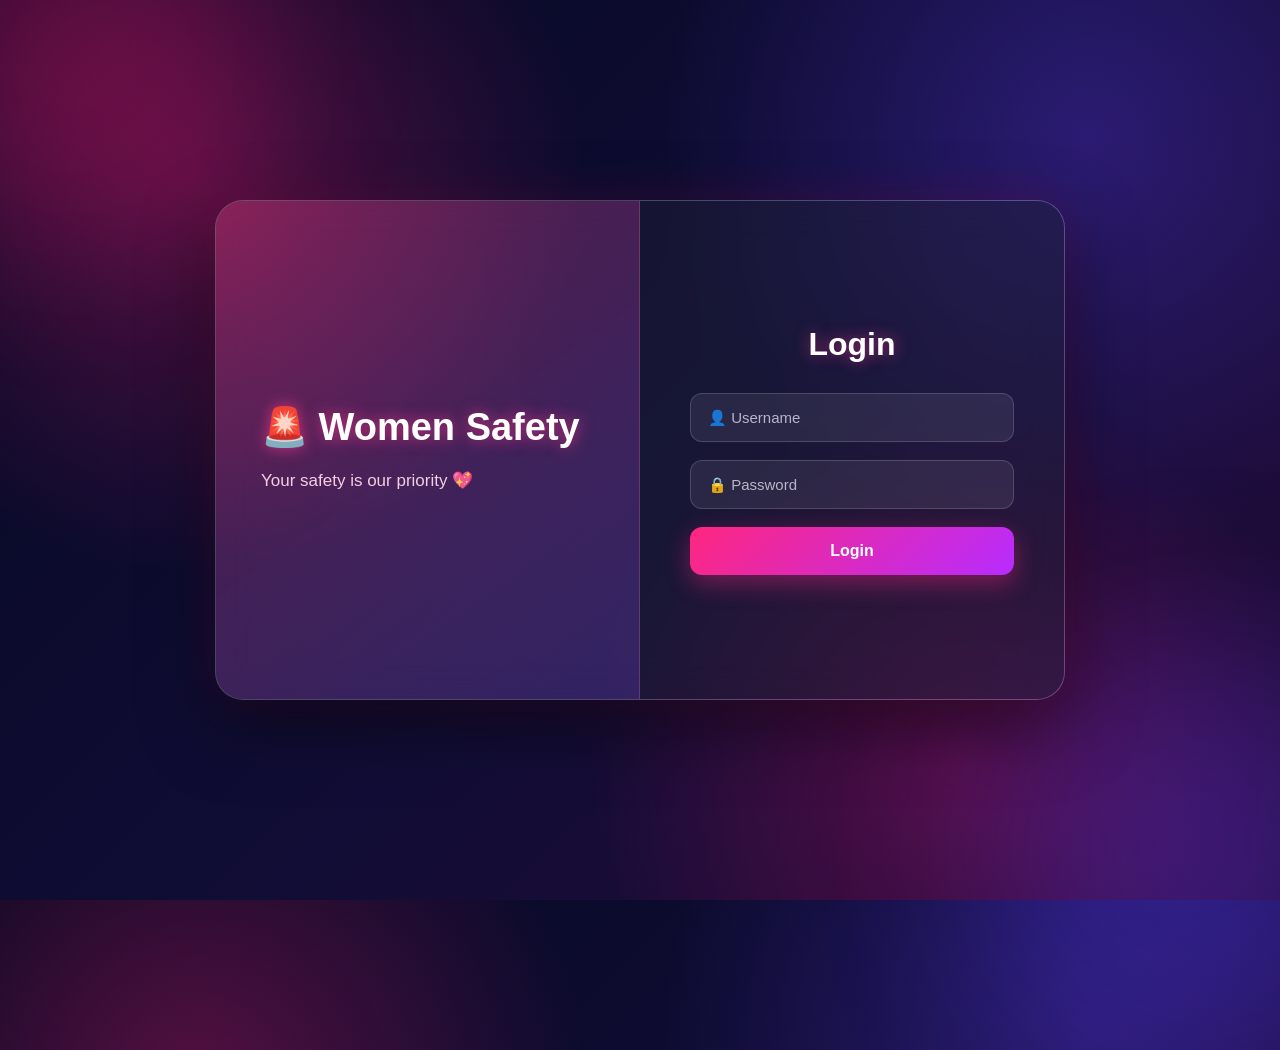
<file: login.html>
<!DOCTYPE html>
<html>

<head>
    <title>Women Safety - Login</title>
    <link rel="stylesheet" href="style.css">
</head>

<body>

    <div class="container">

        <div class="left">
            <h1>🚨 Women Safety</h1>
            <p>Your safety is our priority 💖</p>
        </div>

        <div class="right">

            <h2>Login</h2>

            <input
                type="text"
                id="username"
                placeholder="👤 Username"
            >

            <input
                type="password"
                id="password"
                placeholder="🔒 Password"
            >

            <button onclick="login()">Login</button>

        </div>

    </div>

    <script src="script.js"></script>

</body>

</html>
</file>
<file: style.css>
* {
    margin: 0;
    padding: 0;
    box-sizing: border-box;
}

body {
    min-height: 100vh;

    display: flex;
    justify-content: center;
    align-items: center;

    font-family: Arial, sans-serif;

    /* Attractive dark background */
    background:
        radial-gradient(
            circle at 15% 20%,
            rgba(255, 30, 120, 0.30),
            transparent 30%
        ),
        radial-gradient(
            circle at 85% 15%,
            rgba(100, 60, 255, 0.30),
            transparent 32%
        ),
        radial-gradient(
            circle at 75% 85%,
            rgba(255, 20, 120, 0.25),
            transparent 30%
        ),
        linear-gradient(
            135deg,
            #050822,
            #100d35,
            #240b38
        );

    overflow: hidden;

    position: relative;
}


/* -------------------------------- */
/* BACKGROUND GLOW EFFECTS */
/* -------------------------------- */

body::before {
    content: "";

    position: absolute;

    width: 350px;
    height: 350px;

    top: -120px;
    left: -100px;

    background: rgba(255, 20, 120, 0.25);

    border-radius: 50%;

    filter: blur(80px);

    z-index: 0;
}


body::after {
    content: "";

    position: absolute;

    width: 400px;
    height: 400px;

    bottom: -150px;
    right: -120px;

    background: rgba(90, 60, 255, 0.28);

    border-radius: 50%;

    filter: blur(90px);

    z-index: 0;
}


/* -------------------------------- */
/* MAIN CONTAINER */
/* -------------------------------- */

.container {

    width: 850px;

    min-height: 500px;

    display: flex;

    position: relative;

    z-index: 2;

    background: rgba(255, 255, 255, 0.08);

    border: 1px solid rgba(255, 255, 255, 0.18);

    border-radius: 28px;

    backdrop-filter: blur(20px);

    -webkit-backdrop-filter: blur(20px);

    box-shadow:
        0 25px 70px rgba(0, 0, 0, 0.50),
        0 0 45px rgba(255, 40, 130, 0.15);

    overflow: hidden;
}


/* -------------------------------- */
/* LEFT SIDE */
/* -------------------------------- */

.left {

    width: 50%;

    padding: 70px 45px;

    display: flex;

    flex-direction: column;

    justify-content: center;

    background:
        linear-gradient(
            145deg,
            rgba(255, 35, 120, 0.25),
            rgba(90, 50, 220, 0.20)
        );

    border-right:
        1px solid rgba(255, 255, 255, 0.12);
}


.left h1 {

    color: white;

    font-size: 38px;

    margin-bottom: 18px;

    text-shadow:
        0 0 15px rgba(255, 60, 140, 0.70);
}


.left p {

    color: #f4cfe0;

    font-size: 17px;

    line-height: 1.6;
}


/* -------------------------------- */
/* RIGHT LOGIN SECTION */
/* -------------------------------- */

.right {

    width: 50%;

    padding: 60px 50px;

    display: flex;

    flex-direction: column;

    justify-content: center;

    background:
        rgba(5, 8, 30, 0.40);
}


.right h2 {

    color: white;

    font-size: 32px;

    margin-bottom: 30px;

    text-align: center;

    text-shadow:
        0 0 15px rgba(255, 60, 140, 0.60);
}


/* -------------------------------- */
/* INPUT BOXES */
/* -------------------------------- */

input {

    width: 100%;

    padding: 15px 17px;

    margin-bottom: 18px;

    border:
        1px solid rgba(255, 255, 255, 0.16);

    border-radius: 12px;

    outline: none;

    background:
        rgba(255, 255, 255, 0.08);

    color: white;

    font-size: 15px;

    transition: 0.3s;
}


input::placeholder {

    color: #b9b4c9;
}


input:focus {

    border-color: #ff3f91;

    box-shadow:
        0 0 0 3px rgba(255, 63, 145, 0.12),
        0 0 20px rgba(255, 63, 145, 0.25);
}


/* -------------------------------- */
/* LOGIN BUTTON */
/* -------------------------------- */

button {

    width: 100%;

    padding: 15px;

    border: none;

    border-radius: 12px;

    background:
        linear-gradient(
            135deg,
            #ff277f,
            #b72cff
        );

    color: white;

    font-size: 16px;

    font-weight: bold;

    cursor: pointer;

    box-shadow:
        0 8px 25px rgba(255, 39, 127, 0.40);

    transition:
        all 0.3s ease;
}


button:hover {

    transform:
        translateY(-3px);

    box-shadow:
        0 12px 35px rgba(255, 39, 127, 0.60);
}


button:active {

    transform:
        scale(0.98);
}


/* -------------------------------- */
/* MOBILE RESPONSIVE */
/* -------------------------------- */

@media (max-width: 750px) {

    .container {

        width: 92%;

        min-height: auto;

        flex-direction: column;
    }


    .left,
    .right {

        width: 100%;
    }


    .left {

        padding: 40px 30px;

        text-align: center;

        border-right: none;

        border-bottom:
            1px solid rgba(255, 255, 255, 0.12);
    }


    .left h1 {

        font-size: 30px;
    }


    .right {

        padding: 40px 30px;
    }
}
</file>
